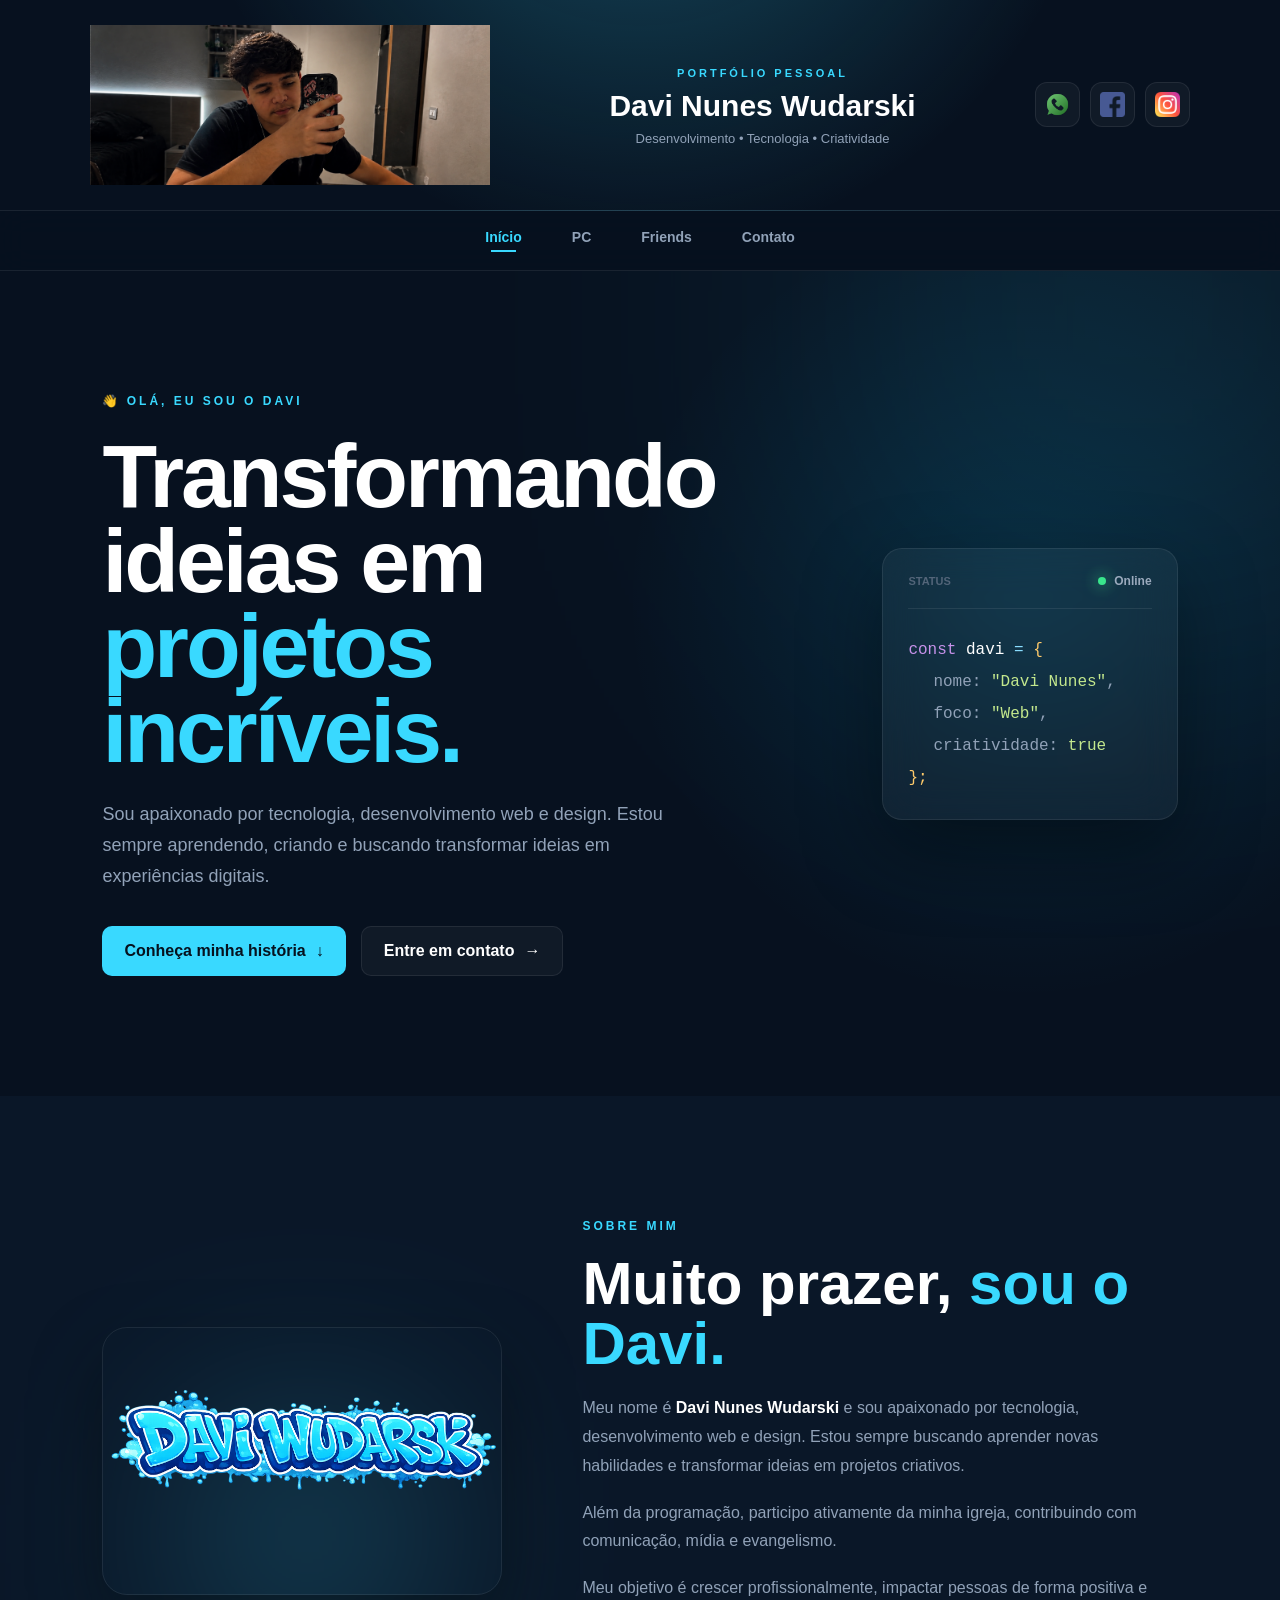
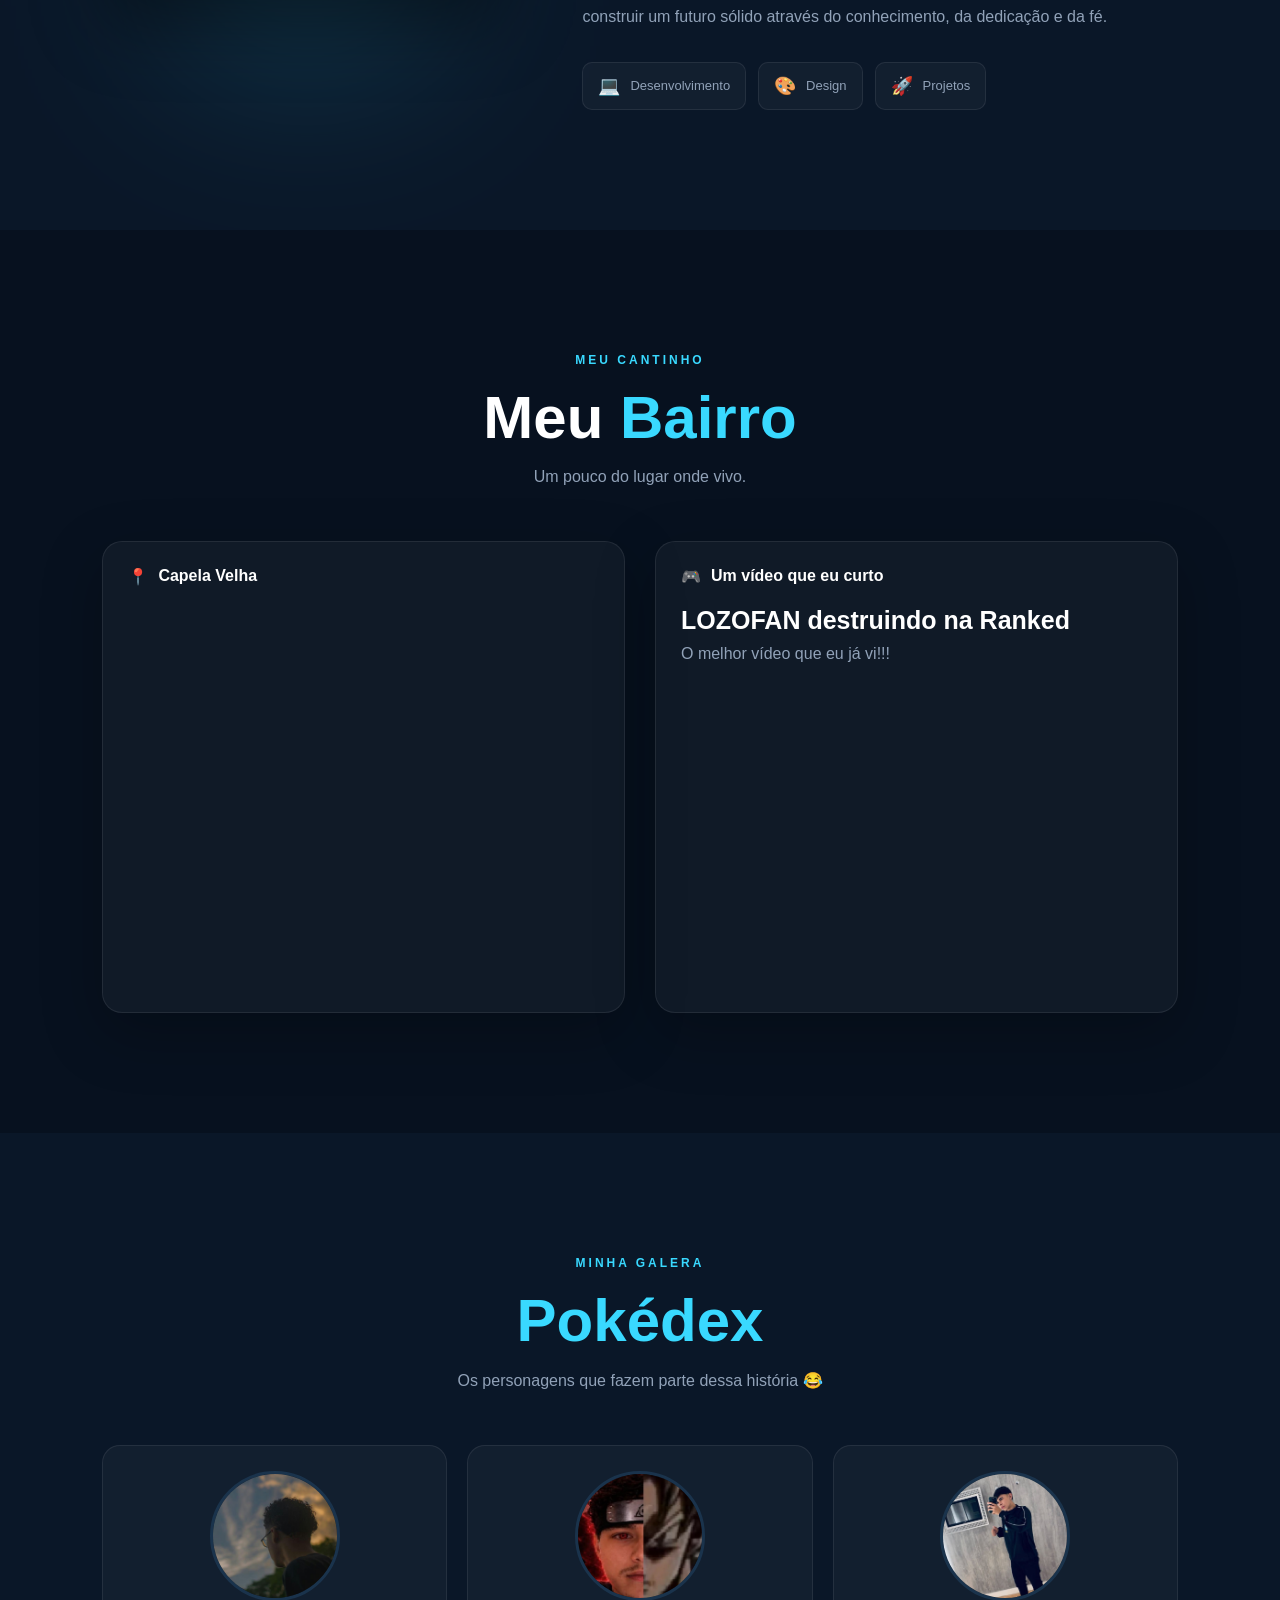
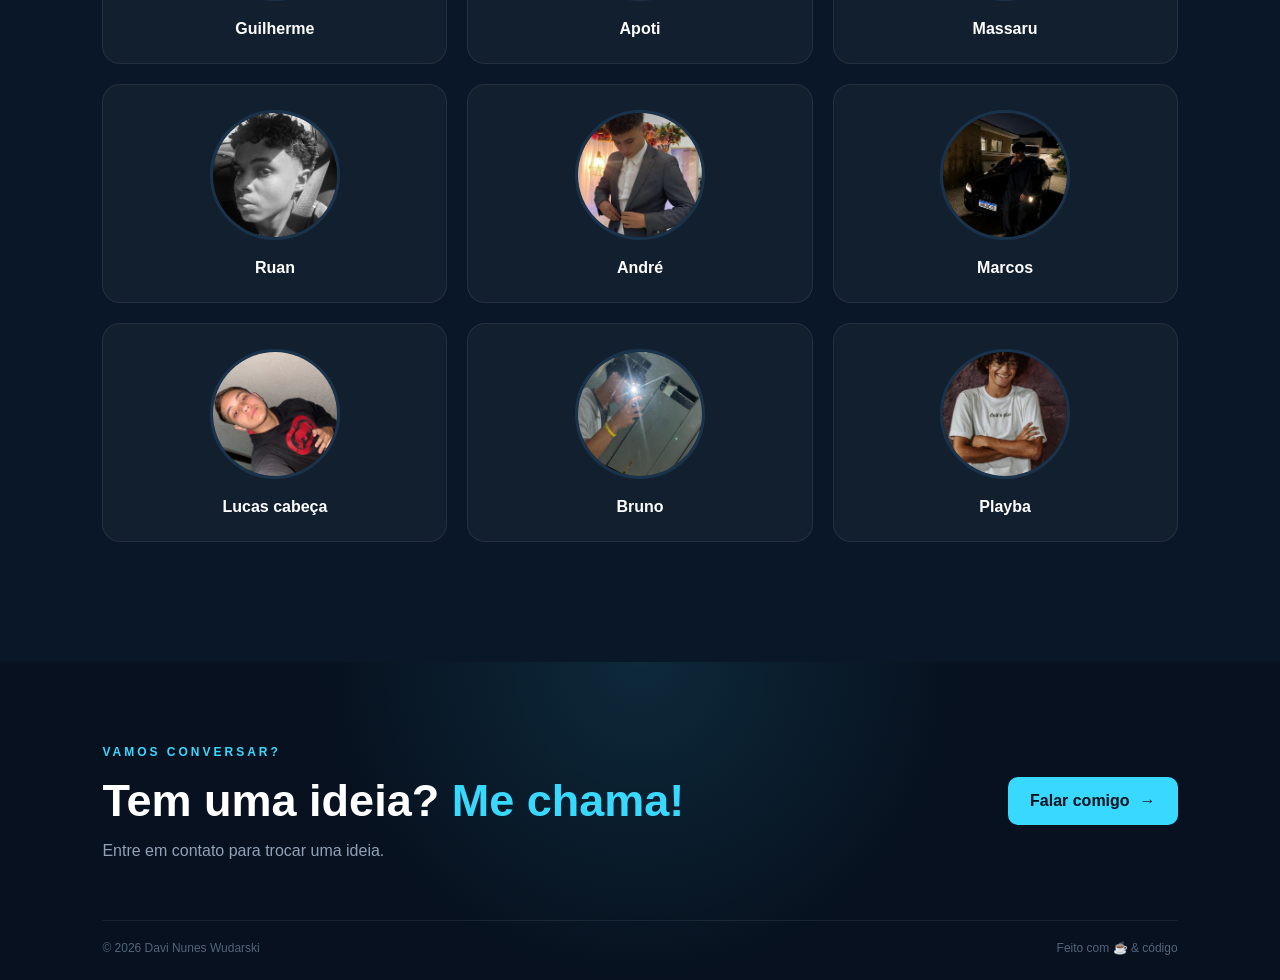
<file: index.html>
<!DOCTYPE html>
<html lang="pt-BR">

<head>
    <meta charset="UTF-8">
    <meta name="viewport" content="width=device-width, initial-scale=1.0">

    <title>Davi Nunes Wudarski</title>

    <link rel="stylesheet" href="style.css">
</head>

<body>

    <!-- =========================
         CABEÇALHO
    ========================== -->

    <header class="cabecalho">

        <div class="cabecalho-itens">

            <a href="index.html" class="logo">
                <img src="img/davibanner.png" alt="Davi Nunes Wudarski">
            </a>

            <div class="titulo-area">
                <span class="pequeno-texto">PORTFÓLIO PESSOAL</span>
                <h1>Davi Nunes Wudarski</h1>
                <p>Desenvolvimento • Tecnologia • Criatividade</p>
            </div>

            <div class="sociais">

                <a href="#" title="WhatsApp">
                    <img src="img/whatsapp.png" alt="WhatsApp">
                </a>

                <a href="#" title="Facebook">
                    <img src="img/facebook.png" alt="Facebook">
                </a>

                <a href="#" title="Instagram">
                    <img src="img/instagram.png" alt="Instagram">
                </a>

            </div>

        </div>

    </header>


    <!-- =========================
         MENU
    ========================== -->

    <nav class="navbar">

        <ul>

            <li>
                <a href="index.html" class="ativo">Início</a>
            </li>

            <li>
                <a href="home.html">PC</a>
            </li>

            <li>
                <a href="amigos.html">Friends</a>
            </li>

            <li>
                <a href="contato.html">Contato</a>
            </li>

        </ul>

    </nav>


    <!-- =========================
         HERO
    ========================== -->

    <main>

        <section class="hero">

            <div class="hero-brilho"></div>

            <div class="hero-conteudo">

                <span class="hero-tag">
                    👋 OLÁ, EU SOU O DAVI
                </span>

                <h2>
                    Transformando ideias em
                    <span>projetos incríveis.</span>
                </h2>

                <p>
                    Sou apaixonado por tecnologia, desenvolvimento web e design.
                    Estou sempre aprendendo, criando e buscando transformar ideias
                    em experiências digitais.
                </p>

                <div class="hero-botoes">

                    <a href="#sobre" class="btn-principal">
                        Conheça minha história
                        <span>↓</span>
                    </a>

                    <a href="contato.html" class="btn-secundario">
                        Entre em contato
                        <span>→</span>
                    </a>

                </div>

            </div>

            <div class="hero-card">

                <div class="hero-card-top">
                    <span>STATUS</span>

                    <div class="status">
                        <span></span>
                        Online
                    </div>
                </div>

                <div class="codigo">

                    <span class="codigo-roxo">const</span>
                    <span class="codigo-branco"> davi </span>
                    <span class="codigo-azul">=</span>
                    <span class="codigo-amarelo"> {</span>

                    <br>

                    <span class="espaco">
                        nome:
                        <b>"Davi Nunes"</b>,
                    </span>

                    <br>

                    <span class="espaco">
                        foco:
                        <b>"Web"</b>,
                    </span>

                    <br>

                    <span class="espaco">
                        criatividade:
                        <b>true</b>
                    </span>

                    <br>

                    <span class="codigo-amarelo">};</span>

                </div>

            </div>

        </section>


        <!-- =========================
             SOBRE MIM
        ========================== -->

        <section class="sobre" id="sobre">

            <div class="sobre-container">

                <div class="sobre-imagem">

                    <div class="imagem-glow"></div>

                    <img src="img/davi wudarsk.png" alt="Davi">

                </div>

                <div class="sobre-conteudo">

                    <span class="secao-tag">SOBRE MIM</span>

                    <h2>
                        Muito prazer,
                        <span>sou o Davi.</span>
                    </h2>

                    <p>
                        Meu nome é <strong>Davi Nunes Wudarski</strong> e sou
                        apaixonado por tecnologia, desenvolvimento web e design.
                        Estou sempre buscando aprender novas habilidades e
                        transformar ideias em projetos criativos.
                    </p>

                    <p>
                        Além da programação, participo ativamente da minha igreja,
                        contribuindo com comunicação, mídia e evangelismo.
                    </p>

                    <p>
                        Meu objetivo é crescer profissionalmente, impactar pessoas
                        de forma positiva e construir um futuro sólido através do
                        conhecimento, da dedicação e da fé.
                    </p>

                    <div class="sobre-dados">

                        <div>
                            <strong>💻</strong>
                            <span>Desenvolvimento</span>
                        </div>

                        <div>
                            <strong>🎨</strong>
                            <span>Design</span>
                        </div>

                        <div>
                            <strong>🚀</strong>
                            <span>Projetos</span>
                        </div>

                    </div>

                </div>

            </div>

        </section>


        <!-- =========================
             MEU BAIRRO
        ========================== -->

        <section class="bairro">

            <div class="secao-cabecalho">

                <span class="secao-tag">MEU CANTINHO</span>

                <h2>
                    Meu <span>Bairro</span>
                </h2>

                <p>
                    Um pouco do lugar onde vivo.
                </p>

            </div>

            <div class="bairro-container">

                <div class="mapa-card">

                    <div class="card-titulo">
                        <span>📍</span>
                        Capela Velha
                    </div>

                    <iframe
                        src="https://www.google.com/maps/embed?pb=!1m18!1m12!1m3!1d28797.971875740346!2d-49.41520796090319!3d-25.54682023916336!2m3!1f0!2f0!3f0!3m2!1i1024!2i768!4f13.1!3m3!1m2!1s0x94dd02e9d613c101%3A0xb1f34933aba3e602!2sCapela%20Velha%2C%20Arauc%C3%A1ria%20-%20PR!5e0!3m2!1spt-BR!2sbr!4v1785960378811!5m2!1spt-BR!2sbr"
                        allowfullscreen=""
                        loading="lazy"
                        referrerpolicy="strict-origin-when-cross-origin">
                    </iframe>

                </div>

                <div class="video-card">

                    <div class="card-titulo">
                        <span>🎮</span>
                        Um vídeo que eu curto
                    </div>

                    <h3>
                        LOZOFAN destruindo na Ranked
                    </h3>

                    <p>
                        O melhor vídeo que eu já vi!!!
                    </p>

                    <iframe
                        src="https://www.youtube.com/embed/sd4eLCq5TGw?si=CYzwN-Z06dD35mIJ"
                        title="YouTube video player"
                        allow="accelerometer; autoplay; clipboard-write; encrypted-media; gyroscope; picture-in-picture; web-share"
                        referrerpolicy="strict-origin-when-cross-origin"
                        allowfullscreen>
                    </iframe>

                </div>

            </div>

        </section>


        <!-- =========================
             POKEDEX
        ========================== -->

        <section class="pokedex">

            <div class="secao-cabecalho">

                <span class="secao-tag">MINHA GALERA</span>

                <h2>
                    <span>Pokédex</span>
                </h2>

                <p>
                    Os personagens que fazem parte dessa história 😂
                </p>

            </div>

            <div class="estudantes-todos">

                <div class="estudante-div">
                    <img src="img/gui.png" alt="Guilherme">
                    <h3>Guilherme</h3>
                </div>

                <div class="estudante-div">
                    <img src="img/apoti.png" alt="Apoti">
                    <h3>Apoti</h3>
                </div>

                <div class="estudante-div">
                    <img src="img/joao.png" alt="Massaru">
                    <h3>Massaru</h3>
                </div>

                <div class="estudante-div">
                    <img src="img/ruan.png" alt="Ruan">
                    <h3>Ruan</h3>
                </div>

                <div class="estudante-div">
                    <img src="img/paiva.png" alt="André">
                    <h3>André</h3>
                </div>

                <div class="estudante-div">
                    <img src="img/marcos.png" alt="Marcos">
                    <h3>Marcos</h3>
                </div>

                <div class="estudante-div">
                    <img src="img/lucas.png" alt="Lucas">
                    <h3>Lucas cabeça</h3>
                </div>

                <div class="estudante-div">
                    <img src="img/bruno.png" alt="Bruno">
                    <h3>Bruno</h3>
                </div>

                <div class="estudante-div">
                    <img src="img/playba.png" alt="Playba">
                    <h3>Playba</h3>
                </div>

            </div>

        </section>

    </main>


    <!-- =========================
         FOOTER
    ========================== -->

    <footer class="rodape">

        <div class="rodape-conteudo">

            <div>

                <span class="secao-tag">VAMOS CONVERSAR?</span>

                <h2>
                    Tem uma ideia?
                    <span>Me chama!</span>
                </h2>

                <p>
                    Entre em contato para trocar uma ideia.
                </p>

            </div>

            <a href="contato.html" class="btn-principal">
                Falar comigo
                <span>→</span>
            </a>

        </div>

        <div class="rodape-final">

            <span>© 2026 Davi Nunes Wudarski</span>

            <span>
                Feito com ☕ & código
            </span>

        </div>

    </footer>

</body>

</html>
</file>
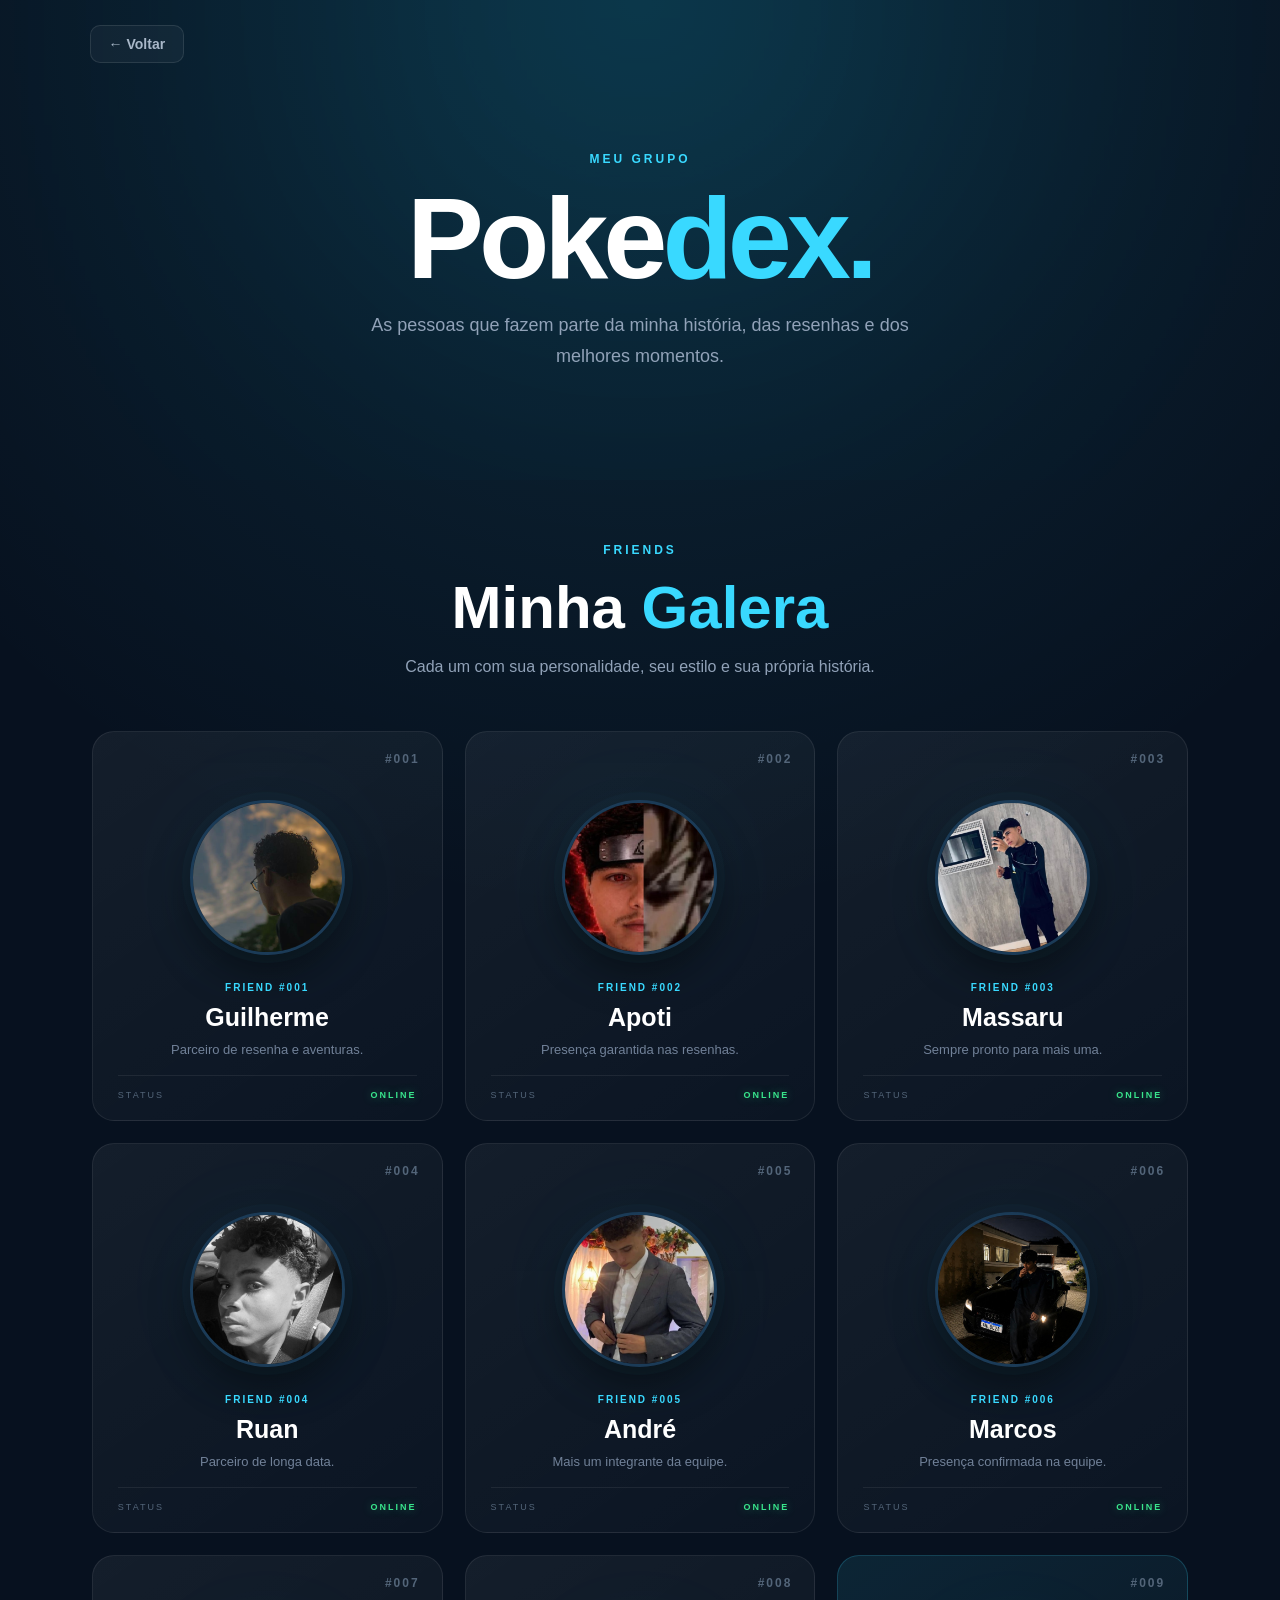
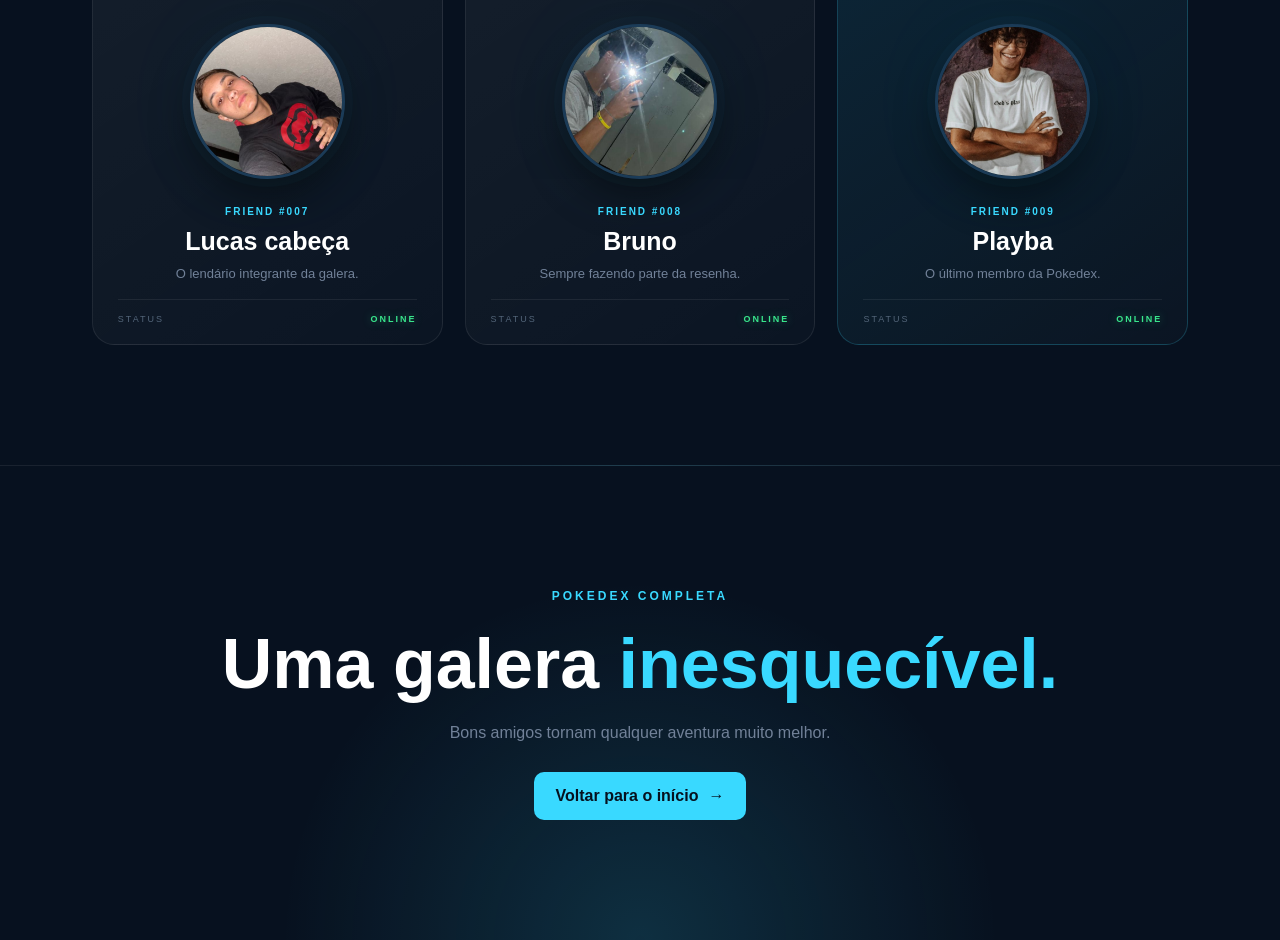
<file: amigos.html>
<!DOCTYPE html>
<html lang="pt-BR">

<head>
    <meta charset="UTF-8">
    <meta name="viewport" content="width=device-width, initial-scale=1.0">

    <title>Meus Amigos | Davi Nunes</title>

    <link rel="stylesheet" href="style.css">
</head>

<body>

    <main class="amigos-page">

        <ul class="menu-voltar amigos-voltar">
            <li>
                <a href="index.html">← Voltar</a>
            </li>
        </ul>


        <section class="amigos-hero">

            <div class="amigos-brilho"></div>

            <div class="amigos-hero-conteudo">

                <span class="secao-tag">
                    MEU GRUPO
                </span>

                <h1>
                    Poke<span>dex.</span>
                </h1>

                <p>
                    As pessoas que fazem parte da minha história,
                    das resenhas e dos melhores momentos.
                </p>

            </div>

        </section>

        <section class="amigos-lista">

            <div class="secao-cabecalho">

                <span class="secao-tag">
                    FRIENDS
                </span>

                <h2>
                    Minha <span>Galera</span>
                </h2>

                <p>
                    Cada um com sua personalidade,
                    seu estilo e sua própria história.
                </p>

            </div>


            <div class="amigos-grid">



                <article class="amigo-card">

                    <div class="amigo-numero">
                        #001
                    </div>

                    <div class="amigo-imagem-container">

                        <div class="amigo-brilho"></div>

                        <img
                            src="img/gui.png"
                            alt="Guilherme"
                            class="amigo-imagem">

                    </div>

                    <div class="amigo-info">

                        <span>
                            FRIEND #001
                        </span>

                        <h3>
                            Guilherme
                        </h3>

                        <p>
                            Parceiro de resenha e aventuras.
                        </p>

                    </div>

                    <div class="amigo-footer">
                        <span>STATUS</span>
                        <strong>ONLINE</strong>
                    </div>

                </article>

                <article class="amigo-card">

                    <div class="amigo-numero">
                        #002
                    </div>

                    <div class="amigo-imagem-container">

                        <div class="amigo-brilho"></div>

                        <img
                            src="img/apoti.png"
                            alt="Apoti"
                            class="amigo-imagem">

                    </div>

                    <div class="amigo-info">

                        <span>
                            FRIEND #002
                        </span>

                        <h3>
                            Apoti
                        </h3>

                        <p>
                            Presença garantida nas resenhas.
                        </p>

                    </div>

                    <div class="amigo-footer">
                        <span>STATUS</span>
                        <strong>ONLINE</strong>
                    </div>

                </article>

                <article class="amigo-card">

                    <div class="amigo-numero">
                        #003
                    </div>

                    <div class="amigo-imagem-container">

                        <div class="amigo-brilho"></div>

                        <img
                            src="img/joao.png"
                            alt="Massaru"
                            class="amigo-imagem">

                    </div>

                    <div class="amigo-info">

                        <span>
                            FRIEND #003
                        </span>

                        <h3>
                            Massaru
                        </h3>

                        <p>
                            Sempre pronto para mais uma.
                        </p>

                    </div>

                    <div class="amigo-footer">
                        <span>STATUS</span>
                        <strong>ONLINE</strong>
                    </div>

                </article>

                <article class="amigo-card">

                    <div class="amigo-numero">
                        #004
                    </div>

                    <div class="amigo-imagem-container">

                        <div class="amigo-brilho"></div>

                        <img
                            src="img/ruan.png"
                            alt="Ruan"
                            class="amigo-imagem">

                    </div>

                    <div class="amigo-info">

                        <span>
                            FRIEND #004
                        </span>

                        <h3>
                            Ruan
                        </h3>

                        <p>
                            Parceiro de longa data.
                        </p>

                    </div>

                    <div class="amigo-footer">
                        <span>STATUS</span>
                        <strong>ONLINE</strong>
                    </div>

                </article>

                <article class="amigo-card">

                    <div class="amigo-numero">
                        #005
                    </div>

                    <div class="amigo-imagem-container">

                        <div class="amigo-brilho"></div>

                        <img
                            src="img/paiva.png"
                            alt="André"
                            class="amigo-imagem">

                    </div>

                    <div class="amigo-info">

                        <span>
                            FRIEND #005
                        </span>

                        <h3>
                            André
                        </h3>

                        <p>
                            Mais um integrante da equipe.
                        </p>

                    </div>

                    <div class="amigo-footer">
                        <span>STATUS</span>
                        <strong>ONLINE</strong>
                    </div>

                </article>

                <article class="amigo-card">

                    <div class="amigo-numero">
                        #006
                    </div>

                    <div class="amigo-imagem-container">

                        <div class="amigo-brilho"></div>

                        <img
                            src="img/marcos.png"
                            alt="Marcos"
                            class="amigo-imagem">

                    </div>

                    <div class="amigo-info">

                        <span>
                            FRIEND #006
                        </span>

                        <h3>
                            Marcos
                        </h3>

                        <p>
                            Presença confirmada na equipe.
                        </p>

                    </div>

                    <div class="amigo-footer">
                        <span>STATUS</span>
                        <strong>ONLINE</strong>
                    </div>

                </article>

                <article class="amigo-card">

                    <div class="amigo-numero">
                        #007
                    </div>

                    <div class="amigo-imagem-container">

                        <div class="amigo-brilho"></div>

                        <img
                            src="img/lucas.png"
                            alt="Lucas cabeça"
                            class="amigo-imagem">

                    </div>

                    <div class="amigo-info">

                        <span>
                            FRIEND #007
                        </span>

                        <h3>
                            Lucas cabeça
                        </h3>

                        <p>
                            O lendário integrante da galera.
                        </p>

                    </div>

                    <div class="amigo-footer">
                        <span>STATUS</span>
                        <strong>ONLINE</strong>
                    </div>

                </article>

                <article class="amigo-card">

                    <div class="amigo-numero">
                        #008
                    </div>

                    <div class="amigo-imagem-container">

                        <div class="amigo-brilho"></div>

                        <img
                            src="img/bruno.png"
                            alt="Bruno"
                            class="amigo-imagem">

                    </div>

                    <div class="amigo-info">

                        <span>
                            FRIEND #008
                        </span>

                        <h3>
                            Bruno
                        </h3>

                        <p>
                            Sempre fazendo parte da resenha.
                        </p>

                    </div>

                    <div class="amigo-footer">
                        <span>STATUS</span>
                        <strong>ONLINE</strong>
                    </div>

                </article>

                <article class="amigo-card amigo-destaque">

                    <div class="amigo-numero">
                        #009
                    </div>

                    <div class="amigo-imagem-container">

                        <div class="amigo-brilho"></div>

                        <img
                            src="img/playba.png"
                            alt="Playba"
                            class="amigo-imagem">

                    </div>

                    <div class="amigo-info">

                        <span>
                            FRIEND #009
                        </span>

                        <h3>
                            Playba
                        </h3>

                        <p>
                            O último membro da Pokedex.
                        </p>

                    </div>

                    <div class="amigo-footer">
                        <span>STATUS</span>
                        <strong>ONLINE</strong>
                    </div>

                </article>


            </div>

        </section>

        <section class="amigos-final">

            <span class="secao-tag">
                POKEDEX COMPLETA
            </span>

            <h2>
                Uma galera <span>inesquecível.</span>
            </h2>

            <p>
                Bons amigos tornam qualquer aventura muito melhor.
            </p>

            <a href="index.html" class="btn-principal">
                Voltar para o início
                <span>→</span>
            </a>

        </section>

    </main>

</body>

</html>
</file>
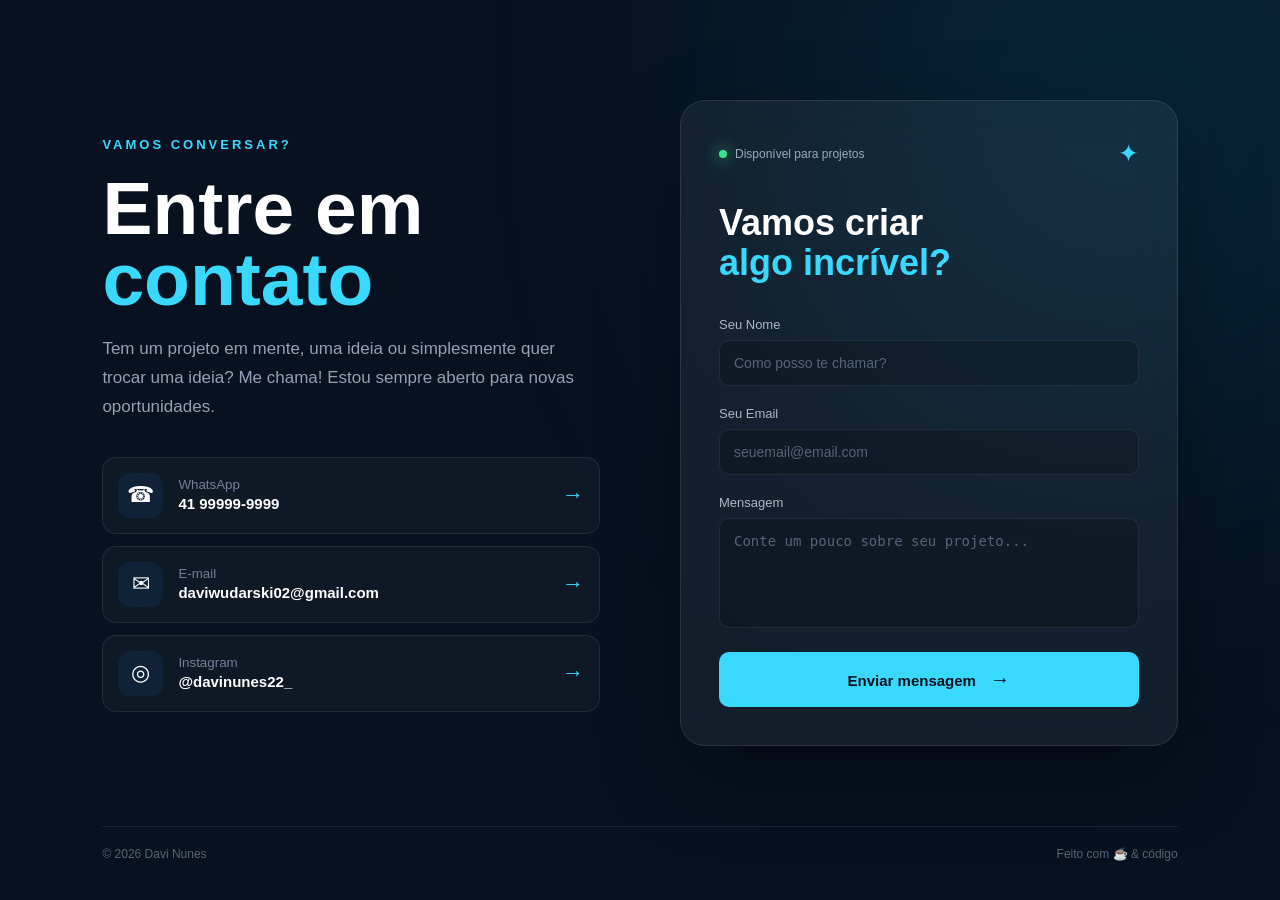
<file: contato.html>
<!DOCTYPE html>
<html lang="en">
<head>
    <meta charset="UTF-8">
    <meta name="viewport" content="width=device-width, initial-scale=1.0">
    <title>Contato</title>
    <link rel="stylesheet" href="style.css">
</head>
<body>

<ul class="menu-voltar">
    <li>
        <a href="index.html">← Voltar</a>
    </li>
</ul>
    
<section class="contato" id="contato">
    <div class="contato-bg"></div>

    <div class="contato-container">

        <div class="contato-info">
            <span class="contato-tag">VAMOS CONVERSAR?</span>

            <h1>Entre em <span>contato</span></h1>

            <p>
                Tem um projeto em mente, uma ideia ou simplesmente quer trocar
                uma ideia? Me chama! Estou sempre aberto para novas oportunidades.
            </p>

            <div class="contato-links">

                <a href="https://wa.me/5541999999999" class="contato-item">
                    <div class="icone whatsapp">☎</div>
                    <div>
                        <small>WhatsApp</small>
                        <strong>41 99999-9999</strong>
                    </div>
                    <span class="seta">→</span>
                </a>

                <a href="mailto:seuemail@email.com" class="contato-item">
                    <div class="icone email">✉</div>
                    <div>
                        <small>E-mail</small>
                        <strong>daviwudarski02@gmail.com</strong>
                    </div>
                    <span class="seta">→</span>
                </a>

                <a href="#" class="contato-item">
                    <div class="icone instagram">◎</div>
                    <div>
                        <small>Instagram</small>
                        <strong>@davinunes22_</strong>
                    </div>
                    <span class="seta">→</span>
                </a>

            </div>
        </div>

        <div class="contato-card">

            <div class="card-header">
                <div class="status">
                    <span></span>
                    Disponível para projetos
                </div>

                <div class="brilho">✦</div>
            </div>

            <h2>Vamos criar<br><span>algo incrível?</span></h2>

            <form>
                <div class="input-group">
                    <label>Seu Nome</label>
                    <input type="text" placeholder="Como posso te chamar?">
                </div>

                <div class="input-group">
                    <label>Seu Email</label>
                    <input type="email" placeholder="seuemail@email.com">
                </div>

                <div class="input-group">
                    <label>Mensagem</label>
                    <textarea placeholder="Conte um pouco sobre seu projeto..."></textarea>
                </div>

                <button type="submit">
                    Enviar mensagem
                    <span>→</span>
                </button>
            </form>

        </div>

    </div>

    <div class="contato-footer">
        <span>© 2026 Davi Nunes</span>
        <span>Feito com ☕ & código</span>
    </div>
</section>
</body>
</html>
</file>
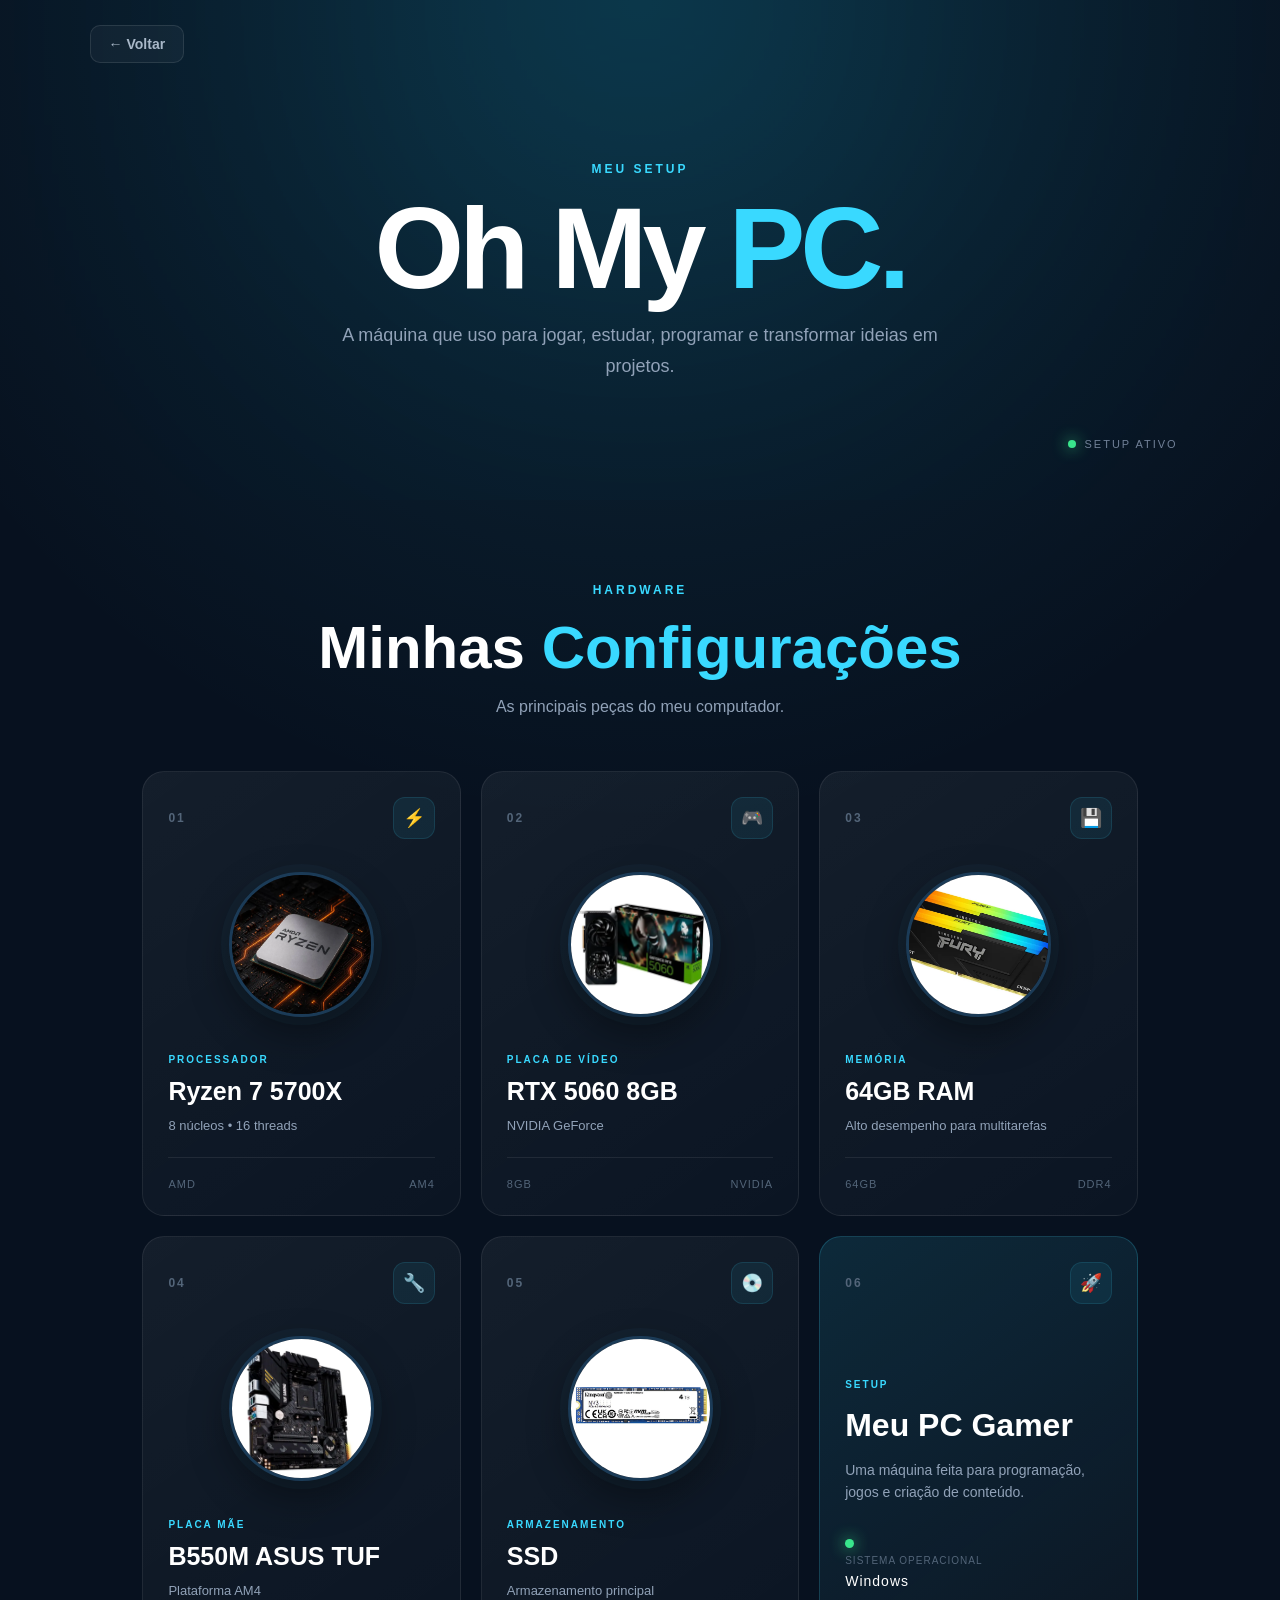
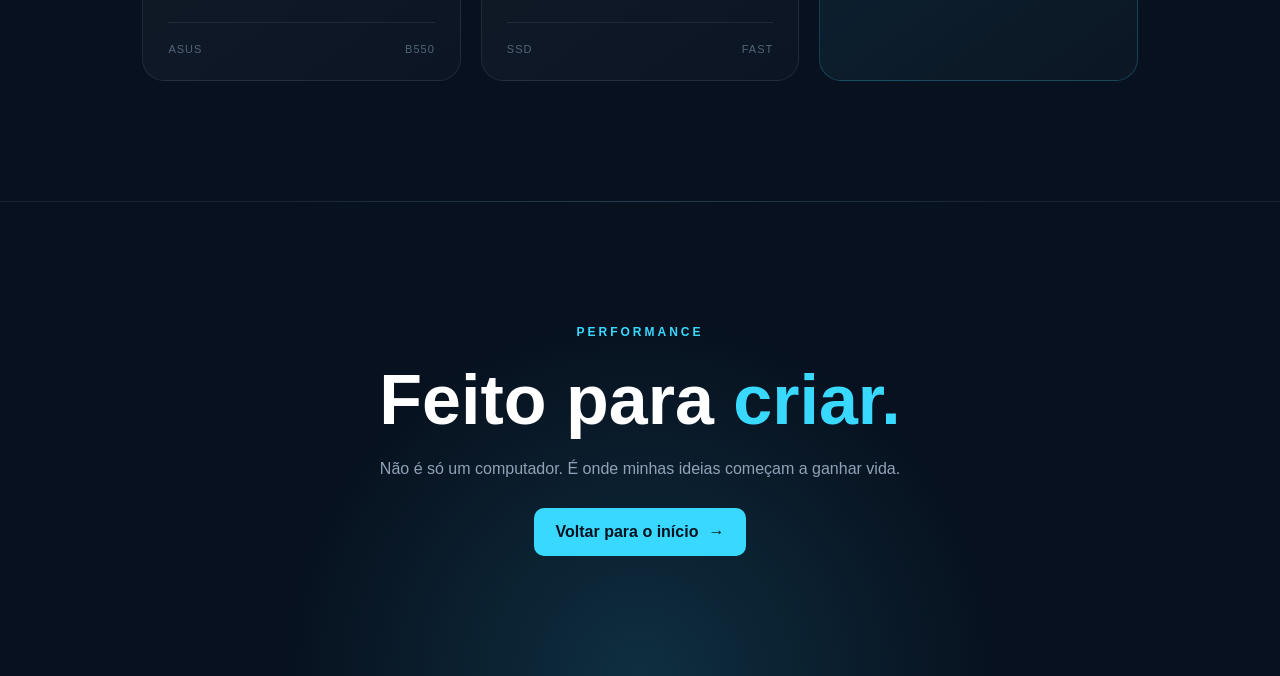
<file: home.html>
<!DOCTYPE html>
<html lang="pt-BR">

<head>
    <meta charset="UTF-8">
    <meta name="viewport" content="width=device-width, initial-scale=1.0">

    <title>Meu PC | Davi Nunes</title>

    <link rel="stylesheet" href="style.css">
</head>

<body>

    <main class="pc-page">

        <!-- =========================
             BOTÃO VOLTAR
        ========================== -->

        <ul class="menu-voltar pc-voltar">
            <li>
                <a href="index.html">← Voltar</a>
            </li>
        </ul>


        <!-- =========================
             CABEÇALHO
        ========================== -->

        <section class="pc-hero">

            <div class="pc-hero-brilho"></div>

            <div class="pc-hero-conteudo">

                <span class="secao-tag">
                    MEU SETUP
                </span>

                <h1>
                    Oh My <span>PC.</span>
                </h1>

                <p>
                    A máquina que uso para jogar, estudar,
                    programar e transformar ideias em projetos.
                </p>

            </div>

            <div class="pc-status">

                <span></span>

                SETUP ATIVO

            </div>

        </section>


        <!-- =========================
             CONFIGURAÇÕES
        ========================== -->

        <section class="pc-config">

            <div class="secao-cabecalho">

                <span class="secao-tag">
                    HARDWARE
                </span>

                <h2>
                    Minhas <span>Configurações</span>
                </h2>

                <p>
                    As principais peças do meu computador.
                </p>

            </div>


            <div class="pc-grid">


                <!-- PROCESSADOR -->

                <article class="pc-card">

                    <div class="pc-card-top">

                        <span class="pc-numero">
                            01
                        </span>

                        <span class="pc-icone">
                            ⚡
                        </span>

                    </div>

                    <div class="pc-imagem">

                        <img
                            src="img/ryzen-nfspj.jpeg"
                            alt="Processador">

                    </div>

                    <span class="pc-categoria">
                        PROCESSADOR
                    </span>

                    <h3>
                        Ryzen 7 5700X
                    </h3>

                    <p>
                        8 núcleos • 16 threads
                    </p>

                    <div class="pc-linha"></div>

                    <div class="pc-detalhes">

                        <span>
                            AMD
                        </span>

                        <span>
                            AM4
                        </span>

                    </div>

                </article>


                <!-- PLACA DE VÍDEO -->

                <article class="pc-card">

                    <div class="pc-card-top">

                        <span class="pc-numero">
                            02
                        </span>

                        <span class="pc-icone">
                            🎮
                        </span>

                    </div>

                    <div class="pc-imagem">

                        <img
                            src="img/D_Q_NP_2X_669501-MLA100009166331_122025-E.jpeg"
                            alt="Placa de vídeo">

                    </div>

                    <span class="pc-categoria">
                        PLACA DE VÍDEO
                    </span>

                    <h3>
                        RTX 5060 8GB
                    </h3>

                    <p>
                        NVIDIA GeForce
                    </p>

                    <div class="pc-linha"></div>

                    <div class="pc-detalhes">

                        <span>
                            8GB
                        </span>

                        <span>
                            NVIDIA
                        </span>

                    </div>

                </article>


                <!-- MEMÓRIA RAM -->

                <article class="pc-card">

                    <div class="pc-card-top">

                        <span class="pc-numero">
                            03
                        </span>

                        <span class="pc-icone">
                            💾
                        </span>

                    </div>

                    <div class="pc-imagem">

                        <img
                            src="img/memoria.jpeg"
                            alt="Memória RAM">

                    </div>

                    <span class="pc-categoria">
                        MEMÓRIA
                    </span>

                    <h3>
                        64GB RAM
                    </h3>

                    <p>
                        Alto desempenho para multitarefas
                    </p>

                    <div class="pc-linha"></div>

                    <div class="pc-detalhes">

                        <span>
                            64GB
                        </span>

                        <span>
                            DDR4
                        </span>

                    </div>

                </article>


                <!-- PLACA MÃE -->

                <article class="pc-card">

                    <div class="pc-card-top">

                        <span class="pc-numero">
                            04
                        </span>

                        <span class="pc-icone">
                            🔧
                        </span>

                    </div>

                    <div class="pc-imagem">

                        <img
                            src="img/placamae.jpeg"
                            alt="Placa Mãe">

                    </div>

                    <span class="pc-categoria">
                        PLACA MÃE
                    </span>

                    <h3>
                        B550M ASUS TUF
                    </h3>

                    <p>
                        Plataforma AM4
                    </p>

                    <div class="pc-linha"></div>

                    <div class="pc-detalhes">

                        <span>
                            ASUS
                        </span>

                        <span>
                            B550
                        </span>

                    </div>

                </article>


                <!-- ARMAZENAMENTO -->

                <article class="pc-card">

                    <div class="pc-card-top">

                        <span class="pc-numero">
                            05
                        </span>

                        <span class="pc-icone">
                            💿
                        </span>

                    </div>

                    <div class="pc-imagem">

                        <img
                            src="img/ssd.jpeg"
                            alt="SSD">

                    </div>


                    <span class="pc-categoria">
                        ARMAZENAMENTO
                    </span>

                    <h3>
                        SSD
                    </h3>

                    <p>
                        Armazenamento principal
                    </p>

                    <div class="pc-linha"></div>

                    <div class="pc-detalhes">

                        <span>
                            SSD
                        </span>

                        <span>
                            FAST
                        </span>

                    </div>

                </article>


                <!-- SETUP -->

                <article class="pc-card pc-card-destaque">

                    <div class="pc-card-top">

                        <span class="pc-numero">
                            06
                        </span>

                        <span class="pc-icone">
                            🚀
                        </span>

                    </div>

                    <div class="pc-destaque-conteudo">

                        <span class="pc-categoria">
                            SETUP
                        </span>

                        <h3>
                            Meu PC Gamer
                        </h3>

                        <p>
                            Uma máquina feita para programação,
                            jogos e criação de conteúdo.
                        </p>

                        <div class="pc-status-grande">

                            <span></span>

                            SISTEMA OPERACIONAL

                            <strong>
                                Windows
                            </strong>

                        </div>

                    </div>

                </article>

            </div>

        </section>


        <!-- =========================
             FRASE FINAL
        ========================== -->

        <section class="pc-final">

            <span class="secao-tag">
                PERFORMANCE
            </span>

            <h2>
                Feito para <span>criar.</span>
            </h2>

            <p>
                Não é só um computador.
                É onde minhas ideias começam a ganhar vida.
            </p>

            <a href="index.html" class="btn-principal">
                Voltar para o início
                <span>→</span>
            </a>

        </section>

    </main>

</body>

</html>
</file>
<file: style.css>
/* =========================
   RESET
========================= */

* {
    margin: 0;
    padding: 0;
    box-sizing: border-box;
}

html {
    scroll-behavior: smooth;
}

body {
    font-family: Arial, Helvetica, sans-serif;
    background: #07111f;
    color: white;
}


/* =========================
   CORES
========================= */

:root {
    --azul: #39d9ff;
    --azul-escuro: #07111f;
    --azul-card: #102238;
    --texto: #ffffff;
    --texto-cinza: #91a2b8;
    --borda: rgba(255,255,255,.08);
}


/* =========================
   CABEÇALHO
========================= */

.cabecalho {
    position: relative;
    background:
        radial-gradient(
            circle at 50% -100%,
            rgba(57,217,255,.3),
            transparent 60%
        ),
        #07111f;

    border-bottom: 1px solid var(--borda);
    padding: 25px 7%;
}

.cabecalho-itens {
    max-width: 1300px;
    margin: auto;

    display: flex;
    align-items: center;
    justify-content: space-between;
    gap: 30px;
}

.logo img {
    width: 400px;
    display: block;
}

.titulo-area {
    text-align: center;
}

.pequeno-texto {
    color: var(--azul);
    font-size: 11px;
    font-weight: bold;
    letter-spacing: 3px;
}

.titulo-area h1 {
    font-size: 30px;
    margin: 8px 0;
}

.titulo-area p {
    color: var(--texto-cinza);
    font-size: 13px;
}

.sociais {
    display: flex;
    gap: 10px;
}

.sociais a {
    width: 45px;
    height: 45px;

    display: flex;
    align-items: center;
    justify-content: center;

    border: 1px solid var(--borda);
    border-radius: 12px;

    background: rgba(255,255,255,.04);

    transition: .3s;
}

.sociais a:hover {
    border-color: var(--azul);
    background: rgba(57,217,255,.1);
    transform: translateY(-4px);
}

.sociais img {
    width: 25px;
}


/* =========================
   NAVBAR
========================= */

.navbar {
    position: sticky;
    top: 0;
    z-index: 100;

    border-bottom: 1px solid var(--borda);

    background: rgba(7,17,31,.85);
    backdrop-filter: blur(15px);
}

.navbar ul {
    list-style: none;

    max-width: 1000px;
    margin: auto;

    display: flex;
    justify-content: center;
    align-items: center;
}

.navbar li {
    list-style: none;
}

.navbar a {
    display: block;

    padding: 18px 25px;

    color: #91a2b8;
    text-decoration: none;

    font-size: 14px;
    font-weight: bold;

    transition: .3s;
}

.navbar a:hover,
.navbar a.ativo {
    color: var(--azul);
}

.navbar a::after {
    content: "";

    display: block;

    width: 0;
    height: 2px;

    margin: 5px auto 0;

    background: var(--azul);

    transition: .3s;
}

.navbar a:hover::after,
.navbar a.ativo::after {
    width: 25px;
}


/* =========================
   HERO
========================= */

.hero {
    position: relative;

    min-height: 700px;

    padding: 120px 8%;

    display: flex;
    align-items: center;
    justify-content: space-between;

    gap: 80px;

    overflow: hidden;

    background:
        radial-gradient(
            circle at 80% 40%,
            rgba(0,191,255,.12),
            transparent 35%
        );
}

.hero-brilho {
    position: absolute;

    width: 500px;
    height: 500px;

    top: -200px;
    right: -100px;

    background: var(--azul);

    filter: blur(180px);

    opacity: .15;

    pointer-events: none;
}

.hero-conteudo {
    position: relative;
    z-index: 2;

    max-width: 700px;
}

.hero-tag,
.secao-tag {
    color: var(--azul);

    font-size: 12px;
    font-weight: bold;

    letter-spacing: 3px;
}

.hero h2 {
    font-size: clamp(50px, 7vw, 90px);

    line-height: .95;

    margin: 25px 0;

    letter-spacing: -3px;
}

.hero h2 span {
    color: var(--azul);
}

.hero p {
    max-width: 600px;

    color: var(--texto-cinza);

    font-size: 18px;

    line-height: 1.7;

    margin-bottom: 35px;
}


/* =========================
   BOTÕES
========================= */

.hero-botoes {
    display: flex;
    gap: 15px;
    flex-wrap: wrap;
}

.btn-principal,
.btn-secundario {
    display: inline-flex;

    align-items: center;
    justify-content: center;

    gap: 10px;

    padding: 15px 22px;

    border-radius: 10px;

    text-decoration: none;

    font-weight: bold;

    transition: .3s;
}

.btn-principal {
    background: var(--azul);
    color: #06111e;
}

.btn-principal:hover {
    background: white;

    transform: translateY(-4px);

    box-shadow:
        0 15px 35px rgba(57,217,255,.2);
}

.btn-secundario {
    color: white;

    border: 1px solid var(--borda);

    background: rgba(255,255,255,.04);
}

.btn-secundario:hover {
    border-color: var(--azul);

    background: rgba(57,217,255,.08);

    transform: translateY(-4px);
}


/* =========================
   CARD DE CÓDIGO
========================= */

.hero-card {
    position: relative;
    z-index: 2;

    width: 420px;

    padding: 25px;

    border-radius: 20px;

    background: rgba(255,255,255,.045);

    border: 1px solid var(--borda);

    box-shadow:
        0 30px 80px rgba(0,0,0,.4);

    backdrop-filter: blur(20px);
}

.hero-card-top {
    display: flex;

    justify-content: space-between;
    align-items: center;

    padding-bottom: 20px;

    border-bottom: 1px solid var(--borda);

    color: #536579;

    font-size: 11px;
    font-weight: bold;
}

.status {
    display: flex;
    align-items: center;
    gap: 8px;

    color: #9baabd;

    font-size: 12px;
}

.status span {
    width: 8px;
    height: 8px;

    border-radius: 50%;

    background: #39e58c;

    box-shadow: 0 0 15px #39e58c;
}

.codigo {
    margin-top: 25px;

    color: #91a2b8;

    font-family: monospace;

    font-size: 16px;

    line-height: 2;
}

.codigo-roxo {
    color: #c792ea;
}

.codigo-azul {
    color: #89ddff;
}

.codigo-amarelo {
    color: #ffcb6b;
}

.codigo-branco {
    color: white;
}

.codigo b {
    color: #c3e88d;
    font-weight: normal;
}

.espaco {
    padding-left: 25px;
}


/* =========================
   SOBRE
========================= */

.sobre {
    position: relative;

    padding: 120px 8%;

    background: #0a1728;

    overflow: hidden;
}

.sobre-container {
    max-width: 1200px;

    margin: auto;

    display: grid;

    grid-template-columns: 400px 1fr;

    gap: 80px;

    align-items: center;
}

.sobre-imagem {
    position: relative;
}

.sobre-imagem img {
    position: relative;
    z-index: 2;

    width: 100%;

    border-radius: 25px;

    border: 1px solid var(--borda);

    box-shadow:
        0 30px 70px rgba(0,0,0,.4);
}

.imagem-glow {
    position: absolute;

    width: 250px;
    height: 250px;

    background: var(--azul);

    filter: blur(100px);

    opacity: .2;

    top: 30%;
    left: 20%;
}

.sobre-conteudo h2,
.secao-cabecalho h2 {
    font-size: clamp(40px, 5vw, 60px);

    line-height: 1;

    margin: 20px 0;
}

.sobre-conteudo h2 span,
.secao-cabecalho h2 span {
    color: var(--azul);
}

.sobre-conteudo p {
    color: var(--texto-cinza);

    font-size: 16px;

    line-height: 1.8;

    margin-bottom: 18px;
}

.sobre-conteudo strong {
    color: white;
}

.sobre-dados {
    display: flex;

    gap: 12px;

    margin-top: 30px;

    flex-wrap: wrap;
}

.sobre-dados div {
    display: flex;

    align-items: center;

    gap: 10px;

    padding: 12px 15px;

    border-radius: 10px;

    border: 1px solid var(--borda);

    background: rgba(255,255,255,.035);

    color: #91a2b8;

    font-size: 13px;
}

.sobre-dados strong {
    font-size: 18px;
}


/* =========================
   SEÇÕES
========================= */

.secao-cabecalho {
    text-align: center;

    margin-bottom: 55px;
}

.secao-cabecalho p {
    color: var(--texto-cinza);
}


/* =========================
   BAIRRO
========================= */

.bairro {
    padding: 120px 8%;

    background: #07111f;
}

.bairro-container {
    max-width: 1200px;

    margin: auto;

    display: grid;

    grid-template-columns: 1fr 1fr;

    gap: 30px;
}

.mapa-card,
.video-card {
    padding: 25px;

    border-radius: 20px;

    background: rgba(255,255,255,.04);

    border: 1px solid var(--borda);

    box-shadow:
        0 20px 60px rgba(0,0,0,.25);
}

.card-titulo {
    display: flex;

    align-items: center;

    gap: 10px;

    margin-bottom: 20px;

    color: white;

    font-weight: bold;
}

.mapa-card iframe {
    width: 100%;

    height: 350px;

    border: none;

    border-radius: 12px;
}

.video-card h3 {
    font-size: 25px;

    margin-bottom: 10px;
}

.video-card p {
    color: var(--texto-cinza);

    margin-bottom: 20px;
}

.video-card iframe {
    width: 100%;

    height: 300px;

    border: none;

    border-radius: 12px;
}


/* =========================
   POKEDEX
========================= */

.pokedex {
    padding: 120px 8%;

    background: #0a1728;
}

.estudantes-todos {
    max-width: 1100px;

    margin: auto;

    display: grid;

    grid-template-columns: repeat(3, 1fr);

    gap: 20px;
}

.estudante-div {
    position: relative;

    padding: 25px;

    text-align: center;

    border-radius: 18px;

    border: 1px solid var(--borda);

    background: rgba(255,255,255,.035);

    overflow: hidden;

    transition: .3s;
}

.estudante-div::before {
    content: "";

    position: absolute;

    width: 100px;
    height: 100px;

    top: -50px;
    left: 50%;

    transform: translateX(-50%);

    background: var(--azul);

    filter: blur(70px);

    opacity: 0;

    transition: .3s;
}

.estudante-div:hover {
    transform: translateY(-8px);

    border-color: var(--azul);

    background: rgba(57,217,255,.06);
}

.estudante-div:hover::before {
    opacity: .25;
}

.estudante-div img {
    position: relative;
    z-index: 2;

    width: 130px;
    height: 130px;

    object-fit: cover;

    border-radius: 50%;

    border: 3px solid #1a334c;

    transition: .3s;
}

.estudante-div:hover img {
    border-color: var(--azul);

    transform: scale(1.05);
}

.estudante-div h3 {
    position: relative;
    z-index: 2;

    margin-top: 15px;

    font-size: 16px;
}


/* =========================
   RODAPÉ
========================= */

.rodape {
    padding: 80px 8% 25px;

    background:
        radial-gradient(
            circle at 50% 0,
            rgba(57,217,255,.12),
            transparent 45%
        ),
        #07111f;
}

.rodape-conteudo {
    max-width: 1100px;

    margin: auto;

    padding-bottom: 60px;

    display: flex;

    justify-content: space-between;

    align-items: center;

    gap: 40px;
}

.rodape h2 {
    font-size: 45px;

    margin: 15px 0;
}

.rodape h2 span {
    color: var(--azul);
}

.rodape p {
    color: var(--texto-cinza);
}

.rodape-final {
    max-width: 1100px;

    margin: auto;

    padding-top: 20px;

    border-top: 1px solid var(--borda);

    display: flex;

    justify-content: space-between;

    color: #536579;

    font-size: 12px;
}


/* =========================
   BOTÃO VOLTAR
   USADO NO CONTATO
========================= */

.menu-voltar {
    position: absolute;

    top: 30px;
    left: 8%;

    list-style: none;

    padding: 0;
    margin: 0;
}

.menu-voltar li {
    list-style: none;
}

.menu-voltar li a {
    display: inline-block;

    padding: 10px 18px;

    color: #a9b8c9;

    text-decoration: none;

    font-size: 14px;

    font-weight: 600;

    border: 1px solid rgba(255,255,255,.1);

    border-radius: 10px;

    background: rgba(255,255,255,.04);

    transition: .3s;
}

.menu-voltar li a:hover {
    color: white;

    border-color: var(--azul);

    background: rgba(57,217,255,.1);

    transform: translateX(-3px);
}


/* =========================
   CONTATO
========================= */

.contato {
    position: relative;

    min-height: 100vh;

    padding: 100px 8% 30px;

    overflow: hidden;

    background: #07111f;

    color: white;
}

.contato-bg {
    position: absolute;

    width: 500px;
    height: 500px;

    background: #00bfff;

    filter: blur(180px);

    opacity: .18;

    top: -150px;
    right: -100px;

    pointer-events: none;
}

.contato-container {
    position: relative;
    z-index: 2;

    max-width: 1200px;

    margin: auto;

    display: grid;

    grid-template-columns: 1fr 1fr;

    gap: 80px;

    align-items: center;
}

.contato-tag {
    color: var(--azul);

    font-size: 13px;

    font-weight: bold;

    letter-spacing: 3px;
}

.contato-info h1 {
    font-size: clamp(45px, 6vw, 75px);

    line-height: .95;

    margin: 20px 0;
}

.contato-info h1 span {
    color: var(--azul);
}

.contato-info > p {
    max-width: 520px;

    color: var(--texto-cinza);

    font-size: 17px;

    line-height: 1.7;

    margin-bottom: 35px;
}

.contato-links {
    display: flex;

    flex-direction: column;

    gap: 12px;
}

.contato-item {
    display: flex;

    align-items: center;

    gap: 15px;

    padding: 15px;

    color: white;

    text-decoration: none;

    border: 1px solid var(--borda);

    background: rgba(255,255,255,.035);

    border-radius: 14px;

    transition: .3s;
}

.contato-item:hover {
    transform: translateX(8px);

    border-color: var(--azul);

    background: rgba(57,217,255,.08);
}

.icone {
    width: 45px;
    height: 45px;

    border-radius: 12px;

    display: flex;

    align-items: center;
    justify-content: center;

    font-size: 22px;

    background: #102238;
}

.contato-item small {
    display: block;

    color: #718198;

    margin-bottom: 3px;
}

.contato-item strong {
    font-size: 15px;
}

.seta {
    margin-left: auto;

    color: var(--azul);

    font-size: 22px;
}

.contato-card {
    position: relative;

    padding: 38px;

    border-radius: 25px;

    background: rgba(255,255,255,.055);

    border: 1px solid rgba(255,255,255,.1);

    box-shadow:
        0 30px 80px rgba(0,0,0,.35);

    backdrop-filter: blur(20px);
}

.card-header {
    display: flex;

    justify-content: space-between;

    align-items: center;
}

.brilho {
    color: var(--azul);

    font-size: 25px;
}

.contato-card h2 {
    font-size: 36px;

    margin: 35px 0;

    line-height: 1.1;
}

.contato-card h2 span {
    color: var(--azul);
}


/* =========================
   FORMULÁRIO
========================= */

.input-group {
    margin-bottom: 20px;
}

.input-group label {
    display: block;

    margin-bottom: 8px;

    color: #a9b8c9;

    font-size: 13px;
}

.input-group input,
.input-group textarea {
    width: 100%;

    border: 1px solid rgba(255,255,255,.08);

    outline: none;

    background: rgba(0,0,0,.2);

    color: white;

    border-radius: 10px;

    padding: 14px;

    font-size: 14px;

    transition: .3s;
}

.input-group input:focus,
.input-group textarea:focus {
    border-color: var(--azul);

    box-shadow:
        0 0 0 3px rgba(57,217,255,.08);
}

.input-group textarea {
    height: 110px;

    resize: none;
}

.input-group input::placeholder,
.input-group textarea::placeholder {
    color: #536579;
}

.contato-card button {
    width: 100%;

    border: none;

    border-radius: 10px;

    padding: 16px;

    background: var(--azul);

    color: #06111e;

    font-size: 15px;

    font-weight: bold;

    cursor: pointer;

    transition: .3s;
}

.contato-card button:hover {
    background: white;

    transform: translateY(-3px);

    box-shadow:
        0 10px 30px rgba(57,217,255,.2);
}

.contato-card button span {
    margin-left: 10px;

    font-size: 20px;
}

.contato-footer {
    position: relative;

    z-index: 2;

    max-width: 1200px;

    margin: 80px auto 0;

    padding-top: 20px;

    border-top: 1px solid rgba(255,255,255,.08);

    display: flex;

    justify-content: space-between;

    color: #536579;

    font-size: 12px;
}


/* =========================
   RESPONSIVIDADE
========================= */

@media (max-width: 900px) {

    .cabecalho-itens {
        flex-direction: column;
    }

    .hero {
        flex-direction: column;

        padding-top: 90px;

        text-align: center;
    }

    .hero-conteudo {
        max-width: 700px;
    }

    .hero p {
        margin-left: auto;
        margin-right: auto;
    }

    .hero-botoes {
        justify-content: center;
    }

    .hero-card {
        width: 100%;
        max-width: 500px;
    }

    .sobre-container {
        grid-template-columns: 1fr;

        max-width: 700px;
    }

    .bairro-container {
        grid-template-columns: 1fr;
    }

    .estudantes-todos {
        grid-template-columns: repeat(2, 1fr);
    }

    .rodape-conteudo {
        flex-direction: column;

        align-items: flex-start;
    }

    .contato-container {
        grid-template-columns: 1fr;

        gap: 50px;
    }
}


@media (max-width: 600px) {

    .cabecalho {
        padding: 20px;
    }

    .cabecalho_imagem,
    .logo img {
        width: 150px;
    }

    .titulo-area h1 {
        font-size: 23px;
    }

    .sociais img {
        width: 20px;
    }

    .navbar ul {
        flex-wrap: wrap;
    }

    .navbar a {
        padding: 13px 10px;

        font-size: 12px;
    }

    .hero {
        min-height: auto;

        padding: 80px 6%;
    }

    .hero h2 {
        font-size: 50px;

        letter-spacing: -2px;
    }

    .hero p {
        font-size: 15px;
    }

    .hero-card {
        padding: 20px;
    }

    .codigo {
        font-size: 13px;
    }

    .sobre,
    .bairro,
    .pokedex {
        padding: 80px 6%;
    }

    .sobre-conteudo h2,
    .secao-cabecalho h2 {
        font-size: 42px;
    }

    .estudantes-todos {
        grid-template-columns: 1fr;
    }

    .mapa-card,
    .video-card {
        padding: 15px;
    }

    .mapa-card iframe {
        height: 300px;
    }

    .video-card iframe {
        height: 220px;
    }

    .rodape {
        padding: 60px 6% 25px;
    }

    .rodape h2 {
        font-size: 38px;
    }

    .rodape-final {
        flex-direction: column;

        gap: 10px;
    }

    .contato {
        padding: 80px 6% 25px;
    }

    .contato-info h1 {
        font-size: 52px;
    }

    .contato-card {
        padding: 25px;
    }

    .contato-footer {
        margin-top: 50px;

        gap: 10px;

        flex-direction: column;
    }

    .menu-voltar {
        left: 6%;

        top: 20px;
    }
}

/* =========================
   PÁGINA DO PC
========================= */

.pc-page {
    min-height: 100vh;

    background:
        radial-gradient(
            circle at 50% 0%,
            rgba(57,217,255,.12),
            transparent 35%
        ),
        #07111f;

    overflow: hidden;
}


/* =========================
   VOLTAR
========================= */

.pc-voltar {
    position: fixed;

    top: 25px;
    left: 7%;

    z-index: 100;
}


/* =========================
   HERO PC
========================= */

.pc-hero {
    position: relative;

    min-height: 500px;

    display: flex;

    align-items: center;
    justify-content: center;

    text-align: center;

    padding: 120px 8% 80px;

    overflow: hidden;
}

.pc-hero-brilho {
    position: absolute;

    width: 500px;
    height: 500px;

    background: #00cfff;

    filter: blur(180px);

    opacity: .15;

    top: -250px;

    pointer-events: none;
}

.pc-hero-conteudo {
    position: relative;

    z-index: 2;

    max-width: 750px;
}

.pc-hero h1 {
    font-size: clamp(65px, 9vw, 120px);

    line-height: .9;

    letter-spacing: -5px;

    margin: 20px 0;
}

.pc-hero h1 span {
    color: var(--azul);
}

.pc-hero p {
    max-width: 600px;

    margin: auto;

    color: var(--texto-cinza);

    font-size: 18px;

    line-height: 1.7;
}


/* =========================
   STATUS
========================= */

.pc-status {
    position: absolute;

    right: 8%;
    bottom: 50px;

    display: flex;

    align-items: center;

    gap: 8px;

    color: #718198;

    font-size: 11px;

    letter-spacing: 2px;
}

.pc-status span {
    width: 8px;
    height: 8px;

    border-radius: 50%;

    background: #39e58c;

    box-shadow:
        0 0 15px #39e58c;
}


/* =========================
   CONFIGURAÇÕES
========================= */

.pc-config {
    max-width: 1200px;

    margin: auto;

    padding: 80px 8% 120px;
}


/* =========================
   GRID
========================= */

.pc-grid {
    display: grid;

    grid-template-columns:
        repeat(3, 1fr);

    gap: 20px;
}


/* =========================
   CARD
========================= */

.pc-card {
    position: relative;

    min-height: 420px;

    padding: 25px;

    border-radius: 22px;

    background:
        linear-gradient(
            145deg,
            rgba(255,255,255,.055),
            rgba(255,255,255,.02)
        );

    border: 1px solid var(--borda);

    overflow: hidden;

    transition: .4s;
}

.pc-card::before {
    content: "";

    position: absolute;

    width: 200px;
    height: 200px;

    top: -100px;
    right: -80px;

    background: var(--azul);

    filter: blur(90px);

    opacity: 0;

    transition: .4s;
}

.pc-card:hover {
    transform: translateY(-10px);

    border-color: rgba(57,217,255,.5);

    box-shadow:
        0 25px 60px rgba(0,0,0,.35);
}

.pc-card:hover::before {
    opacity: .12;
}


/* =========================
   CARD TOPO
========================= */

.pc-card-top {
    position: relative;

    z-index: 2;

    display: flex;

    justify-content: space-between;

    align-items: center;
}

.pc-numero {
    color: #536579;

    font-size: 12px;

    font-weight: bold;

    letter-spacing: 2px;
}

.pc-icone {
    width: 42px;
    height: 42px;

    display: flex;

    align-items: center;
    justify-content: center;

    border-radius: 12px;

    background: rgba(57,217,255,.08);

    border: 1px solid rgba(57,217,255,.12);

    font-size: 18px;
}


/* =========================
   IMAGEM
========================= */

.pc-imagem {
    position: relative;

    z-index: 2;

    height: 180px;

    display: flex;

    align-items: center;
    justify-content: center;

    margin: 15px 0;
}

.pc-imagem img {
    width: 145px;
    height: 145px;

    object-fit: cover;

    border-radius: 50%;

    border: 3px solid #1b3b57;

    box-shadow:
        0 0 0 8px rgba(57,217,255,.03),
        0 15px 40px rgba(0,0,0,.4);

    transition: .4s;
}

.pc-card:hover .pc-imagem img {
    transform: scale(1.08);

    border-color: var(--azul);

    box-shadow:
        0 0 30px rgba(57,217,255,.15);
}


/* =========================
   SEM IMAGEM
========================= */

.pc-sem-imagem {
    width: 145px;
    height: 145px;

    border-radius: 50%;

    display: flex;

    align-items: center;
    justify-content: center;

    border: 2px solid #1b3b57;

    background:
        radial-gradient(
            circle,
            #142f48,
            #091523
        );

    color: var(--azul);

    font-size: 24px;

    font-weight: bold;

    letter-spacing: 2px;
}


/* =========================
   INFORMAÇÕES
========================= */

.pc-categoria {
    position: relative;

    z-index: 2;

    color: var(--azul);

    font-size: 10px;

    font-weight: bold;

    letter-spacing: 2px;
}

.pc-card h3 {
    position: relative;

    z-index: 2;

    font-size: 25px;

    margin: 10px 0;
}

.pc-card p {
    position: relative;

    z-index: 2;

    color: var(--texto-cinza);

    font-size: 13px;

    line-height: 1.6;
}

.pc-linha {
    position: relative;

    z-index: 2;

    height: 1px;

    background: var(--borda);

    margin: 20px 0;
}

.pc-detalhes {
    position: relative;

    z-index: 2;

    display: flex;

    justify-content: space-between;

    color: #536579;

    font-size: 11px;

    text-transform: uppercase;

    letter-spacing: 1px;
}


/* =========================
   CARD DESTAQUE
========================= */

.pc-card-destaque {
    background:
        linear-gradient(
            145deg,
            rgba(57,217,255,.12),
            rgba(255,255,255,.025)
        );

    border-color: rgba(57,217,255,.2);
}

.pc-destaque-conteudo {
    position: relative;

    z-index: 2;

    margin-top: 70px;
}

.pc-card-destaque h3 {
    font-size: 32px;

    margin: 15px 0;
}

.pc-card-destaque p {
    max-width: 250px;

    font-size: 14px;
}

.pc-status-grande {
    display: flex;

    flex-direction: column;

    gap: 7px;

    margin-top: 35px;

    color: #536579;

    font-size: 10px;

    letter-spacing: 1px;
}

.pc-status-grande span {
    width: 9px;
    height: 9px;

    border-radius: 50%;

    background: #39e58c;

    box-shadow:
        0 0 15px #39e58c;
}

.pc-status-grande strong {
    color: white;

    font-size: 14px;

    font-weight: normal;
}


/* =========================
   FINAL
========================= */

.pc-final {
    position: relative;

    padding: 120px 20px;

    text-align: center;

    background:
        radial-gradient(
            circle at 50% 100%,
            rgba(57,217,255,.15),
            transparent 45%
        );

    border-top: 1px solid var(--borda);
}

.pc-final h2 {
    font-size: clamp(45px, 6vw, 70px);

    margin: 20px 0;
}

.pc-final h2 span {
    color: var(--azul);
}

.pc-final p {
    color: var(--texto-cinza);

    margin-bottom: 30px;

    font-size: 16px;
}


/* =========================
   RESPONSIVO PC
========================= */

@media (max-width: 900px) {

    .pc-grid {
        grid-template-columns:
            repeat(2, 1fr);
    }

    .pc-status {
        display: none;
    }

}


@media (max-width: 600px) {

    .pc-hero {
        min-height: 450px;

        padding:
            120px 6%
            70px;
    }

    .pc-hero h1 {
        font-size: 65px;

        letter-spacing: -3px;
    }

    .pc-hero p {
        font-size: 15px;
    }

    .pc-config {
        padding:
            60px 6%
            80px;
    }

    .pc-grid {
        grid-template-columns: 1fr;
    }

    .pc-card {
        min-height: 390px;
    }

    .pc-final {
        padding: 80px 6%;
    }

}

/* ========================================
   PÁGINA AMIGOS / POKEDEX
======================================== */

.amigos-page {
    min-height: 100vh;

    background:
        radial-gradient(
            circle at 50% 0%,
            rgba(57,217,255,.12),
            transparent 35%
        ),
        #07111f;

    color: white;

    overflow: hidden;
}


/* ========================================
   BOTÃO VOLTAR
======================================== */

.amigos-voltar {
    position: fixed;

    top: 25px;
    left: 7%;

    z-index: 100;
}


/* ========================================
   HERO
======================================== */

.amigos-hero {
    position: relative;

    min-height: 480px;

    display: flex;

    align-items: center;
    justify-content: center;

    text-align: center;

    padding: 120px 8% 80px;

    overflow: hidden;
}

.amigos-brilho {
    position: absolute;

    width: 500px;
    height: 500px;

    background: #00cfff;

    filter: blur(180px);

    opacity: .15;

    top: -250px;

    pointer-events: none;
}

.amigos-hero-conteudo {
    position: relative;

    z-index: 2;

    max-width: 750px;
}

.amigos-hero h1 {
    font-size: clamp(65px, 9vw, 120px);

    line-height: .9;

    letter-spacing: -5px;

    margin: 20px 0;
}

.amigos-hero h1 span {
    color: #39d9ff;
}

.amigos-hero p {
    max-width: 600px;

    margin: auto;

    color: #91a2b8;

    font-size: 18px;

    line-height: 1.7;
}


/* ========================================
   LISTA
======================================== */

.amigos-lista {
    max-width: 1250px;

    margin: auto;

    padding:
        60px 6%
        120px;
}


/* ========================================
   GRID DOS AMIGOS
======================================== */

.amigos-grid {
    display: grid;

    grid-template-columns:
        repeat(3, 1fr);

    gap: 22px;
}


/* ========================================
   CARD
======================================== */

.amigo-card {
    position: relative;

    min-height: 390px;

    padding: 25px;

    border-radius: 22px;

    background:
        linear-gradient(
            145deg,
            rgba(255,255,255,.055),
            rgba(255,255,255,.018)
        );

    border: 1px solid rgba(255,255,255,.08);

    overflow: hidden;

    transition:
        transform .4s,
        border-color .4s,
        box-shadow .4s;
}


/* brilho do card */

.amigo-card::before {
    content: "";

    position: absolute;

    width: 220px;
    height: 220px;

    top: -100px;
    right: -100px;

    background: #39d9ff;

    filter: blur(100px);

    opacity: 0;

    transition: .4s;
}

.amigo-card:hover {
    transform: translateY(-10px);

    border-color:
        rgba(57,217,255,.5);

    box-shadow:
        0 25px 60px rgba(0,0,0,.4);
}

.amigo-card:hover::before {
    opacity: .13;
}


/* ========================================
   NÚMERO
======================================== */

.amigo-numero {
    position: absolute;

    top: 20px;
    right: 22px;

    color: #536579;

    font-size: 12px;

    font-weight: bold;

    letter-spacing: 2px;
}


/* ========================================
   IMAGEM
======================================== */

.amigo-imagem-container {
    position: relative;

    height: 200px;

    display: flex;

    align-items: center;
    justify-content: center;

    margin-top: 20px;
}

.amigo-brilho {
    position: absolute;

    width: 120px;
    height: 120px;

    border-radius: 50%;

    background: #39d9ff;

    filter: blur(55px);

    opacity: .08;

    transition: .4s;
}

.amigo-card:hover .amigo-brilho {
    opacity: .2;
}

.amigo-imagem {
    position: relative;

    z-index: 2;

    width: 155px;
    height: 155px;

    object-fit: cover;

    border-radius: 50%;

    border: 3px solid #1b3b57;

    box-shadow:
        0 0 0 8px rgba(57,217,255,.025),
        0 20px 40px rgba(0,0,0,.45);

    transition: .4s;
}

.amigo-card:hover .amigo-imagem {
    transform: scale(1.07);

    border-color: #39d9ff;

    box-shadow:
        0 0 30px rgba(57,217,255,.2);
}


/* ========================================
   INFORMAÇÕES
======================================== */

.amigo-info {
    position: relative;

    z-index: 3;

    text-align: center;
}

.amigo-info > span {
    color: #39d9ff;

    font-size: 10px;

    font-weight: bold;

    letter-spacing: 2px;
}

.amigo-info h3 {
    margin: 8px 0;

    font-size: 25px;
}

.amigo-info p {
    margin: 0 auto;

    max-width: 260px;

    color: #718198;

    font-size: 13px;

    line-height: 1.5;
}


/* ========================================
   RODAPÉ DO CARD
======================================== */

.amigo-footer {
    position: absolute;

    left: 25px;
    right: 25px;
    bottom: 20px;

    display: flex;

    justify-content: space-between;

    align-items: center;

    padding-top: 14px;

    border-top:
        1px solid rgba(255,255,255,.07);

    color: #536579;

    font-size: 9px;

    letter-spacing: 2px;
}

.amigo-footer strong {
    color: #39e58c;

    font-size: 9px;

    text-shadow:
        0 0 10px rgba(57,229,140,.4);
}


/* ========================================
   CARD DESTAQUE
======================================== */

.amigo-destaque {
    background:
        linear-gradient(
            145deg,
            rgba(57,217,255,.10),
            rgba(255,255,255,.02)
        );

    border-color:
        rgba(57,217,255,.2);
}


/* ========================================
   FINAL
======================================== */

.amigos-final {
    padding:
        120px 20px;

    text-align: center;

    border-top:
        1px solid rgba(255,255,255,.07);

    background:
        radial-gradient(
            circle at 50% 100%,
            rgba(57,217,255,.15),
            transparent 45%
        );
}

.amigos-final h2 {
    font-size:
        clamp(45px, 6vw, 70px);

    margin: 20px 0;
}

.amigos-final h2 span {
    color: #39d9ff;
}

.amigos-final p {
    color: #718198;

    margin-bottom: 30px;

    font-size: 16px;
}


/* ========================================
   RESPONSIVO
======================================== */

@media (max-width: 900px) {

    .amigos-grid {
        grid-template-columns:
            repeat(2, 1fr);
    }

}


@media (max-width: 600px) {

    .amigos-hero {
        min-height: 420px;

        padding:
            110px 6%
            60px;
    }

    .amigos-hero h1 {
        font-size: 65px;

        letter-spacing: -3px;
    }

    .amigos-hero p {
        font-size: 15px;
    }

    .amigos-lista {
        padding:
            50px 6%
            80px;
    }

    .amigos-grid {
        grid-template-columns: 1fr;
    }

    .amigo-card {
        min-height: 390px;
    }

    .amigos-final {
        padding: 80px 6%;
    }

}
</file>
